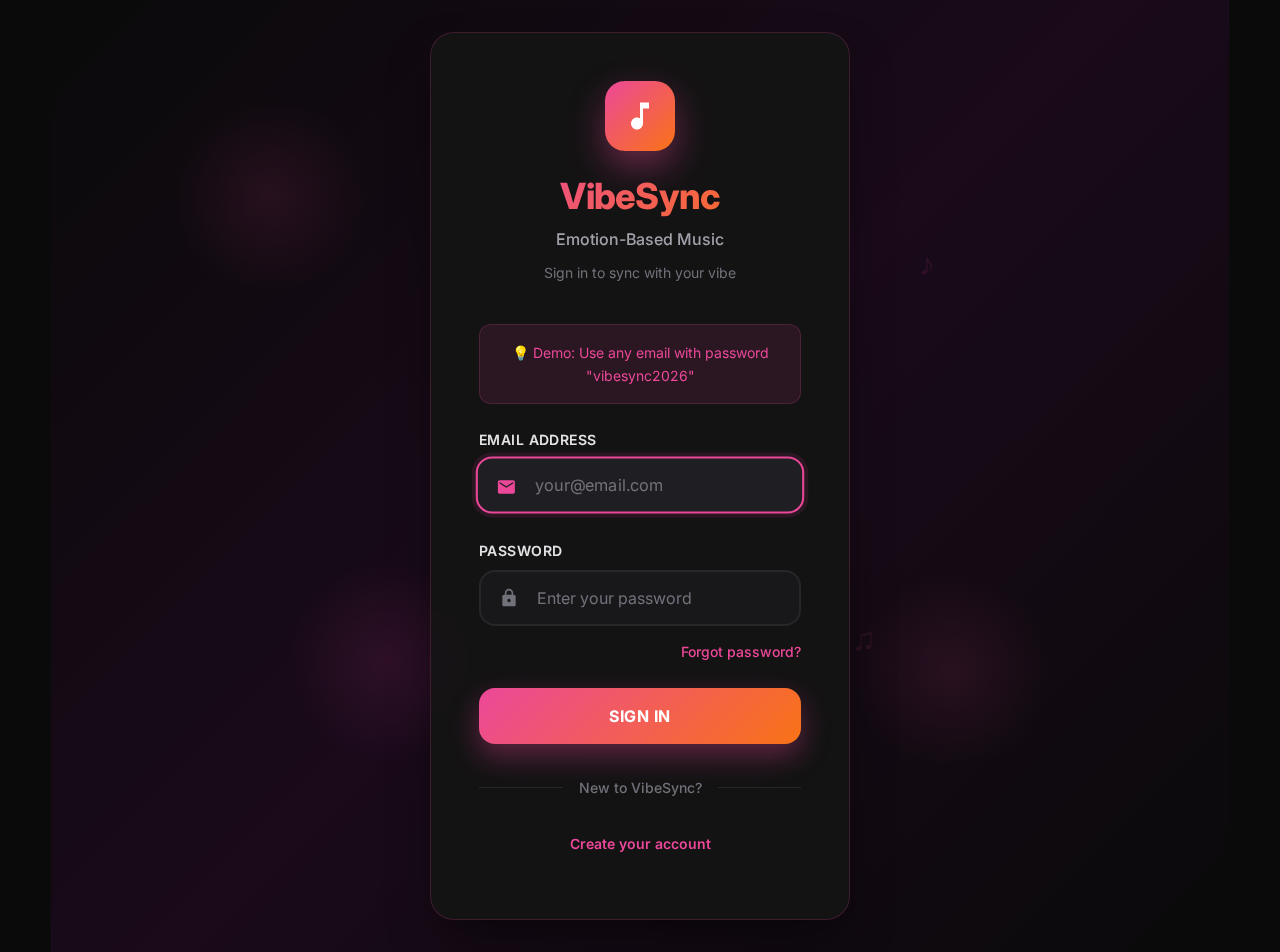
<file: templates/login.html>
<!DOCTYPE html>
<html lang="en">
<head>
    <meta charset="UTF-8">
    <meta name="viewport" content="width=device-width, initial-scale=1.0, maximum-scale=1.0, user-scalable=no">
    <meta name="theme-color" content="#ec4899">
    <meta name="apple-mobile-web-app-capable" content="yes">
    <meta name="apple-mobile-web-app-status-bar-style" content="black-translucent">
    <title>VibeSync — Sign In</title>
    <link href="https://fonts.googleapis.com/css2?family=Inter:wght@400;500;600;700;800&display=swap" rel="stylesheet">
    <style>
        @import url('/static/css/vibesync-theme.css');
        body {
            box-sizing: border-box;
        }
        
        * {
            margin: 0;
            padding: 0;
            box-sizing: border-box;
        }

        html, body {
            height: 100%;
            font-family: 'Inter', sans-serif;
            background: #0a0a0a;
            color: white;
        }

        .container {
            min-height: 100%;
            background: linear-gradient(135deg, #0a0a0a 0%, #1a0a1a 50%, #0a0a0a 100%);
            display: flex;
            align-items: center;
            justify-content: center;
            padding: 2rem;
            position: relative;
            overflow: hidden;
        }

        .background-effects {
            position: absolute;
            top: 0;
            left: 0;
            width: 100%;
            height: 100%;
            overflow: hidden;
            z-index: 1;
        }

        .music-wave {
            position: absolute;
            width: 200px;
            height: 200px;
            border-radius: 50%;
            background: radial-gradient(circle, rgba(236, 72, 153, 0.1) 0%, transparent 70%);
            animation: pulse 4s ease-in-out infinite;
        }

        .music-wave:nth-child(1) {
            top: 10%;
            left: 10%;
            animation-delay: 0s;
        }

        .music-wave:nth-child(2) {
            top: 60%;
            right: 15%;
            animation-delay: 2s;
        }

        .music-wave:nth-child(3) {
            bottom: 20%;
            left: 20%;
            animation-delay: 1s;
        }

        @keyframes pulse {
            0%, 100% { 
                transform: scale(1);
                opacity: 0.3;
            }
            50% { 
                transform: scale(1.2);
                opacity: 0.1;
            }
        }

        .floating-notes {
            position: absolute;
            font-size: 2rem;
            color: #ec4899;
            opacity: 0.1;
            animation: float 6s ease-in-out infinite;
        }

        .floating-notes:nth-child(4) {
            top: 25%;
            right: 25%;
            animation-delay: 0s;
        }

        .floating-notes:nth-child(5) {
            bottom: 30%;
            right: 30%;
            animation-delay: 3s;
        }

        @keyframes float {
            0%, 100% { transform: translateY(0px) rotate(0deg); }
            50% { transform: translateY(-15px) rotate(5deg); }
        }

        .login-card {
            background: rgba(20, 20, 20, 0.9);
            backdrop-filter: blur(20px);
            border-radius: 24px;
            padding: 3rem;
            width: 100%;
            max-width: 420px;
            box-shadow: 0 25px 50px -12px rgba(0, 0, 0, 0.5);
            border: 1px solid rgba(236, 72, 153, 0.2);
            position: relative;
            z-index: 2;
            animation: slideUp 0.8s ease-out;
        }

        @keyframes slideUp {
            from {
                opacity: 0;
                transform: translateY(30px);
            }
            to {
                opacity: 1;
                transform: translateY(0);
            }
        }

        .logo-section {
            text-align: center;
            margin-bottom: 2.5rem;
        }

        .logo {
            width: 70px;
            height: 70px;
            margin: 0 auto 1.5rem;
            background: linear-gradient(135deg, #ec4899 0%, #f97316 100%);
            border-radius: 20px;
            display: flex;
            align-items: center;
            justify-content: center;
            box-shadow: 0 15px 35px rgba(236, 72, 153, 0.4);
            animation: logoGlow 3s ease-in-out infinite;
        }

        @keyframes logoGlow {
            0%, 100% { box-shadow: 0 15px 35px rgba(236, 72, 153, 0.4); }
            50% { box-shadow: 0 15px 35px rgba(236, 72, 153, 0.6); }
        }

        .logo svg {
            width: 36px;
            height: 36px;
            fill: white;
        }

        .app-name {
            font-size: 2.25rem;
            font-weight: 800;
            background: linear-gradient(135deg, #ec4899 0%, #f97316 100%);
            -webkit-background-clip: text;
            -webkit-text-fill-color: transparent;
            background-clip: text;
            margin-bottom: 0.5rem;
            letter-spacing: -0.02em;
        }

        .tagline {
            color: #a1a1aa;
            font-size: 1rem;
            font-weight: 500;
            margin-bottom: 0.5rem;
        }

        .welcome-text {
            color: #71717a;
            font-size: 0.875rem;
            font-weight: 400;
        }

        .form-group {
            margin-bottom: 1.5rem;
            position: relative;
        }

        .input-wrapper {
            position: relative;
        }

        .input {
            width: 100%;
            padding: 1rem 1rem 1rem 3.5rem;
            border: 2px solid #27272a;
            border-radius: 16px;
            font-size: 1rem;
            transition: all 0.3s ease;
            background: #18181b;
            color: white;
            font-family: 'Inter', sans-serif;
        }

        .input::placeholder {
            color: #71717a;
        }

        .input:focus {
            outline: none;
            border-color: #ec4899;
            background: #1f1f23;
            box-shadow: 0 0 0 4px rgba(236, 72, 153, 0.1);
            transform: translateY(-2px);
        }

        .input-icon {
            position: absolute;
            left: 1.25rem;
            top: 50%;
            transform: translateY(-50%);
            width: 20px;
            height: 20px;
            color: #71717a;
            transition: color 0.3s ease;
        }

        .input:focus + .input-icon {
            color: #ec4899;
        }

        .label {
            display: block;
            font-size: 0.875rem;
            font-weight: 600;
            color: #e4e4e7;
            margin-bottom: 0.5rem;
        }

        .login-button {
            width: 100%;
            padding: 1.125rem;
            background: linear-gradient(135deg, #ec4899 0%, #f97316 100%);
            color: white;
            border: none;
            border-radius: 16px;
            font-size: 1rem;
            font-weight: 700;
            cursor: pointer;
            transition: all 0.3s ease;
            font-family: 'Inter', sans-serif;
            position: relative;
            overflow: hidden;
            text-transform: uppercase;
            letter-spacing: 0.5px;
        }

        .login-button::before {
            content: '';
            position: absolute;
            top: 0;
            left: -100%;
            width: 100%;
            height: 100%;
            background: linear-gradient(90deg, transparent, rgba(255, 255, 255, 0.2), transparent);
            transition: left 0.5s;
        }

        .login-button:hover:not(:disabled)::before {
            left: 100%;
        }

        .login-button:hover:not(:disabled) {
            transform: translateY(-2px);
            box-shadow: 0 20px 40px rgba(236, 72, 153, 0.4);
        }

        .login-button:active {
            transform: translateY(0);
        }

        .login-button:disabled {
            opacity: 0.7;
            cursor: not-allowed;
            transform: none;
        }

        .button-content {
            display: flex;
            align-items: center;
            justify-content: center;
            gap: 0.75rem;
            position: relative;
            z-index: 1;
        }

        .loading-spinner {
            width: 20px;
            height: 20px;
            border: 2px solid rgba(255, 255, 255, 0.3);
            border-radius: 50%;
            border-top-color: white;
            animation: spin 1s linear infinite;
        }

        @keyframes spin {
            to { transform: rotate(360deg); }
        }

        .error-message {
            background: rgba(239, 68, 68, 0.1);
            border: 1px solid rgba(239, 68, 68, 0.3);
            color: #fca5a5;
            padding: 1rem;
            border-radius: 12px;
            font-size: 0.875rem;
            margin-bottom: 1.5rem;
            display: flex;
            align-items: center;
            gap: 0.75rem;
            animation: shake 0.5s ease-in-out;
        }

        @keyframes shake {
            0%, 100% { transform: translateX(0); }
            25% { transform: translateX(-5px); }
            75% { transform: translateX(5px); }
        }

        .divider {
            display: flex;
            align-items: center;
            margin: 2rem 0;
            color: #71717a;
            font-size: 0.875rem;
        }

        .divider::before,
        .divider::after {
            content: '';
            flex: 1;
            height: 1px;
            background: #27272a;
        }

        .divider span {
            padding: 0 1rem;
            font-weight: 500;
        }

        .footer-links {
            text-align: center;
            margin-top: 2rem;
        }

        .footer-text {
            color: #71717a;
            font-size: 0.875rem;
            margin-bottom: 1rem;
        }

        .link {
            color: #ec4899;
            text-decoration: none;
            font-weight: 600;
            transition: all 0.3s ease;
        }

        .link:hover {
            color: #f97316;
            text-decoration: underline;
        }

        .forgot-password {
            text-align: right;
            margin-top: 0.75rem;
        }

        .forgot-password .link {
            font-size: 0.875rem;
            font-weight: 500;
        }

        .demo-hint {
            background: rgba(236, 72, 153, 0.1);
            border: 1px solid rgba(236, 72, 153, 0.2);
            color: #ec4899;
            padding: 1rem;
            border-radius: 12px;
            font-size: 0.875rem;
            margin-bottom: 1.5rem;
            text-align: center;
        }

        @media (max-width: 480px) {
            .container {
                padding: 1rem;
            }
            
            .login-card {
                padding: 2rem;
            }
            
            .app-name {
                font-size: 2rem;
            }
        }
    </style>
</head>
<body>
    <div class="container">
        <div class="background-effects">
            <div class="music-wave"></div>
            <div class="music-wave"></div>
            <div class="music-wave"></div>
            <div class="floating-notes">♪</div>
            <div class="floating-notes">♫</div>
        </div>
        
        <div class="login-card">
            <div class="logo-section">
                <div class="logo">
                    <svg viewBox="0 0 24 24">
                        <path d="M12 3v10.55c-.59-.34-1.27-.55-2-.55-2.21 0-4 1.79-4 4s1.79 4 4 4 4-1.79 4-4V7h4V3h-6z"/>
                    </svg>
                </div>
                <h1 class="app-name">VibeSync</h1>
                <p class="tagline">Emotion-Based Music</p>
                <p class="welcome-text">Sign in to sync with your vibe</p>
            </div>

            <div class="demo-hint">
                💡 Demo: Use any email with password "vibesync2026"
            </div>

            <form id="loginForm">
                <div class="form-group">
                    <label for="email" class="label">Email Address</label>
                    <div class="input-wrapper">
                        <input 
                            type="email" 
                            id="email" 
                            class="input" 
                            placeholder="your@email.com"
                            required 
                        />
                        <svg class="input-icon" viewBox="0 0 24 24" fill="currentColor">
                            <path d="M20 4H4c-1.1 0-1.99.9-1.99 2L2 18c0 1.1.9 2 2 2h16c1.1 0 2-.9 2-2V6c0-1.1-.9-2-2-2zm0 4l-8 5-8-5V6l8 5 8-5v2z"/>
                        </svg>
                    </div>
                </div>

                <div class="form-group">
                    <label for="password" class="label">Password</label>
                    <div class="input-wrapper">
                        <input 
                            type="password" 
                            id="password" 
                            class="input" 
                            placeholder="Enter your password"
                            required 
                        />
                        <svg class="input-icon" viewBox="0 0 24 24" fill="currentColor">
                            <path d="M18,8h-1V6c0-2.76-2.24-5-5-5S7,3.24,7,6v2H6c-1.1,0-2,0.9-2,2v10c0,1.1,0.9,2,2,2h12c1.1,0,2-0.9,2-2V10C20,8.9,19.1,8,18,8z M12,17c-1.1,0-2-0.9-2-2s0.9-2,2-2s2,0.9,2,2S13.1,17,12,17z M15.1,8H8.9V6c0-1.71,1.39-3.1,3.1-3.1s3.1,1.39,3.1,3.1V8z"/>
                        </svg>
                    </div>
                    <div class="forgot-password">
                        <a href="#" class="link" onclick="handleForgotPassword()">Forgot password?</a>
                    </div>
                </div>

                <div id="errorMessage" style="display: none;"></div>

                <button type="submit" id="loginButton" class="login-button">
                    <div class="button-content">
                        <span id="buttonText">Sign In</span>
                    </div>
                </button>
            </form>

            <div class="divider">
                <span>New to VibeSync?</span>
            </div>

            <div class="footer-links">
                <p class="footer-text">
                    <a href="/signup" class="link">Create your account</a>
                </p>
            </div>
        </div>
    </div>

    <script>
        // State management
        let state = {
            email: '',
            password: '',
            loading: false,
            error: null
        };

        // DOM elements
        const form = document.getElementById('loginForm');
        const emailInput = document.getElementById('email');
        const passwordInput = document.getElementById('password');
        const loginButton = document.getElementById('loginButton');
        const buttonText = document.getElementById('buttonText');
        const errorContainer = document.getElementById('errorMessage');

        // Event listeners
        emailInput.addEventListener('input', (e) => {
            state.email = e.target.value;
            clearError();
        });

        passwordInput.addEventListener('input', (e) => {
            state.password = e.target.value;
            clearError();
        });

        form.addEventListener('submit', handleSubmit);

        // Functions
        function setLoading(loading) {
            state.loading = loading;
            loginButton.disabled = loading;
            
            if (loading) {
                buttonText.innerHTML = '';
                const spinner = document.createElement('div');
                spinner.className = 'loading-spinner';
                const text = document.createElement('span');
                text.textContent = 'Syncing...';
                buttonText.appendChild(spinner);
                buttonText.appendChild(text);
            } else {
                buttonText.innerHTML = 'Sign In';
            }
        }

        function setError(message) {
            state.error = message;
            if (message) {
                errorContainer.innerHTML = `
                    <svg width="18" height="18" viewBox="0 0 24 24" fill="currentColor">
                        <path d="M12,2C6.48,2,2,6.48,2,12s4.48,10,10,10s10-4.48,10-10S17.52,2,12,2z M13,17h-2v-2h2V17z M13,13h-2V7h2V13z"/>
                    </svg>
                    ${message}
                `;
                errorContainer.style.display = 'flex';
                errorContainer.className = 'error-message';
            } else {
                errorContainer.style.display = 'none';
            }
        }

        function clearError() {
            if (state.error) {
                setError(null);
            }
        }

        async function handleSubmit(e) {
    e.preventDefault();
    
    if (!state.email || !state.password) {
        setError('Please fill in all fields');
        return;
    }

    setLoading(true);
    clearError();

    try {
        const response = await fetch('/api/auth/login', {
            method: 'POST',
            headers: {'Content-Type': 'application/json'},
            body: JSON.stringify({
                email: state.email,
                password: state.password
            })
        });

        const data = await response.json();

        if (data.success) {
            buttonText.innerHTML = `
                <svg width="20" height="20" viewBox="0 0 24 24" fill="currentColor">
                    <path d="M9,20.42L2.79,14.21L5.62,11.38L9,14.77L18.88,4.88L21.71,7.71L9,20.42Z"/>
                </svg>
                Synced!
            `;
            setTimeout(() => {
                window.location.href = data.redirect || '/';
            }, 1000);
        } else {
            setError(data.error || 'Login failed');
            setLoading(false);
        }
    } catch (error) {
        setError('Connection error. Please try again.');
        setLoading(false);
    }
}

        function simulateLogin(email, password) {
            return new Promise((resolve, reject) => {
                setTimeout(() => {
                    // Demo: Accept any valid email with password "vibesync2026"
                    if (email.includes('@') && password === 'vibesync2026') {
                        resolve({ user: { email } });
                    } else {
                        reject(new Error('Invalid credentials'));
                    }
                }, 2000);
            });
        }


        

        // Initialize
        document.addEventListener('DOMContentLoaded', () => {
            emailInput.focus();
        });

        // Add interactive effects
        document.querySelectorAll('.input').forEach(input => {
            input.addEventListener('focus', function() {
                this.parentElement.style.transform = 'scale(1.02)';
            });
            
            input.addEventListener('blur', function() {
                this.parentElement.style.transform = 'scale(1)';
            });
        });

        // Add music-themed interactions
        loginButton.addEventListener('mouseenter', () => {
            if (!state.loading) {
                loginButton.style.background = 'linear-gradient(135deg, #f97316 0%, #ec4899 100%)';
            }
        });

        loginButton.addEventListener('mouseleave', () => {
            if (!state.loading) {
                loginButton.style.background = 'linear-gradient(135deg, #ec4899 0%, #f97316 100%)';
            }
        });
    </script>
</body>
</html>
</file>
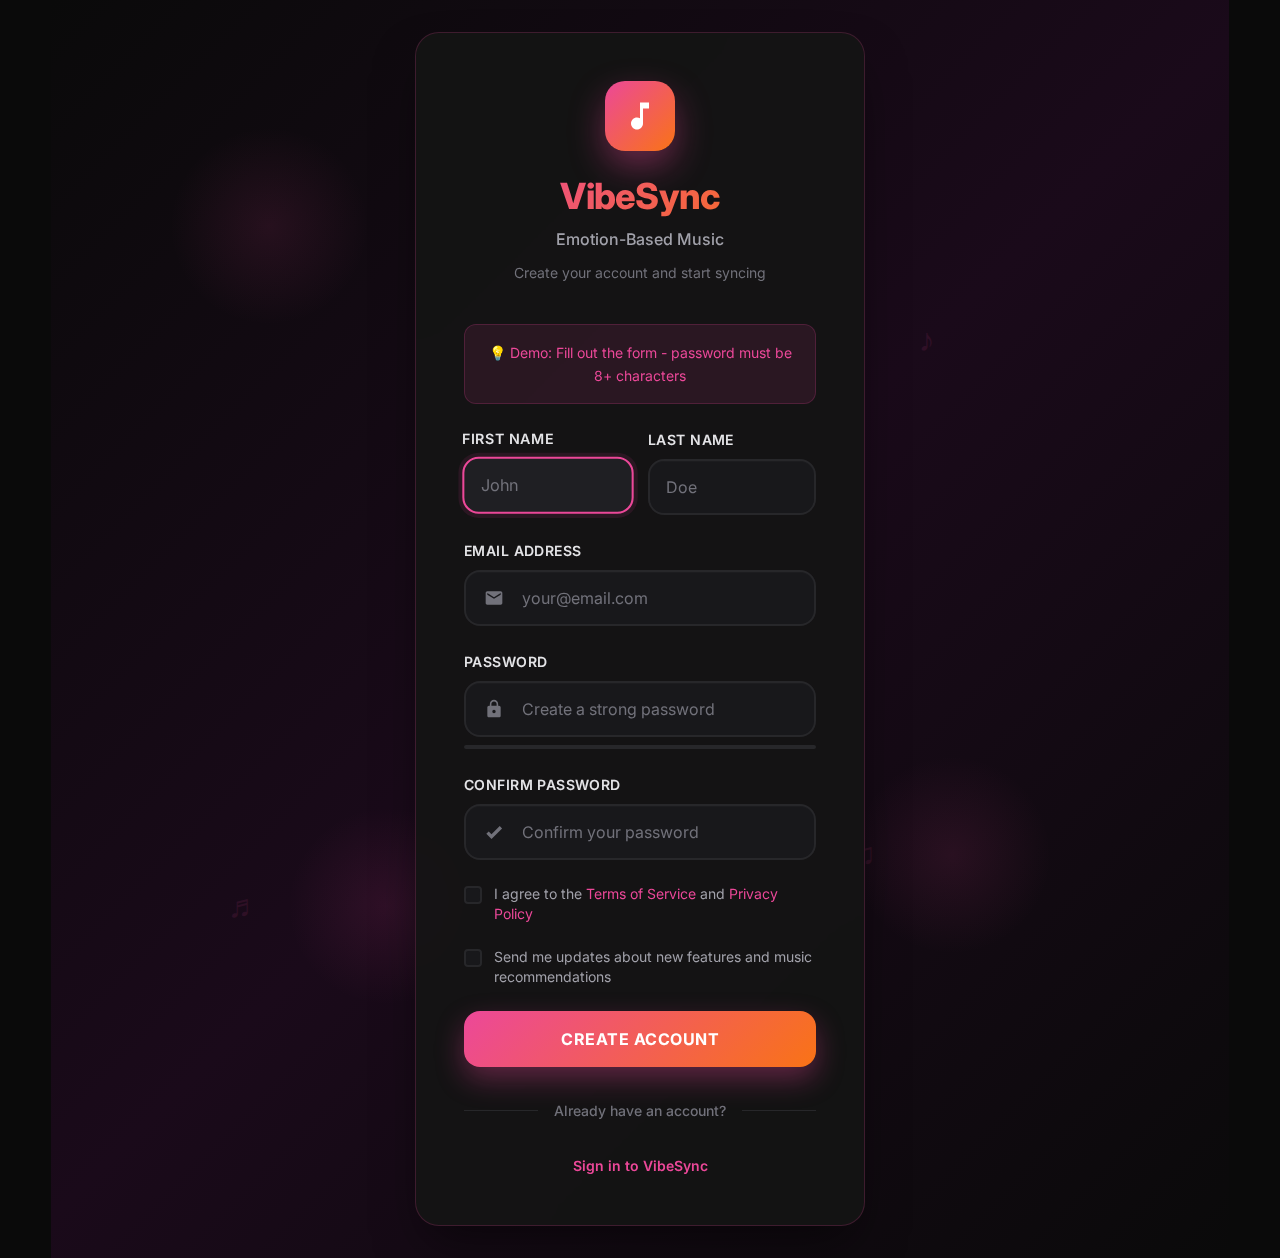
<file: templates/signup.html>
<!DOCTYPE html>
<html lang="en">
<head>
    <meta charset="UTF-8">
    <meta name="viewport" content="width=device-width, initial-scale=1.0, maximum-scale=1.0, user-scalable=no">
    <meta name="theme-color" content="#ec4899">
    <meta name="apple-mobile-web-app-capable" content="yes">
    <meta name="apple-mobile-web-app-status-bar-style" content="black-translucent">
    <title>VibeSync — Create Account</title>
    <link href="https://fonts.googleapis.com/css2?family=Inter:wght@400;500;600;700;800&display=swap" rel="stylesheet">
    <style>
        @import url('/static/css/vibesync-theme.css');
        body {
            box-sizing: border-box;
        }
        
        * {
            margin: 0;
            padding: 0;
            box-sizing: border-box;
        }

        html, body {
            height: 100%;
            font-family: 'Inter', sans-serif;
            background: #0a0a0a;
            color: white;
        }

        .container {
            min-height: 100%;
            background: linear-gradient(135deg, #0a0a0a 0%, #1a0a1a 50%, #0a0a0a 100%);
            display: flex;
            align-items: center;
            justify-content: center;
            padding: 2rem;
            position: relative;
            overflow: hidden;
        }

        .background-effects {
            position: absolute;
            top: 0;
            left: 0;
            width: 100%;
            height: 100%;
            overflow: hidden;
            z-index: 1;
        }

        .music-wave {
            position: absolute;
            width: 200px;
            height: 200px;
            border-radius: 50%;
            background: radial-gradient(circle, rgba(236, 72, 153, 0.1) 0%, transparent 70%);
            animation: pulse 4s ease-in-out infinite;
        }

        .music-wave:nth-child(1) {
            top: 10%;
            left: 10%;
            animation-delay: 0s;
        }

        .music-wave:nth-child(2) {
            top: 60%;
            right: 15%;
            animation-delay: 2s;
        }

        .music-wave:nth-child(3) {
            bottom: 20%;
            left: 20%;
            animation-delay: 1s;
        }

        @keyframes pulse {
            0%, 100% { 
                transform: scale(1);
                opacity: 0.3;
            }
            50% { 
                transform: scale(1.2);
                opacity: 0.1;
            }
        }

        .floating-notes {
            position: absolute;
            font-size: 2rem;
            color: #ec4899;
            opacity: 0.1;
            animation: float 6s ease-in-out infinite;
        }

        .floating-notes:nth-child(4) {
            top: 25%;
            right: 25%;
            animation-delay: 0s;
        }

        .floating-notes:nth-child(5) {
            bottom: 30%;
            right: 30%;
            animation-delay: 3s;
        }

        .floating-notes:nth-child(6) {
            top: 70%;
            left: 15%;
            animation-delay: 4s;
        }

        @keyframes float {
            0%, 100% { transform: translateY(0px) rotate(0deg); }
            50% { transform: translateY(-15px) rotate(5deg); }
        }

        .signup-card {
            background: rgba(20, 20, 20, 0.9);
            backdrop-filter: blur(20px);
            border-radius: 24px;
            padding: 3rem;
            width: 100%;
            max-width: 450px;
            box-shadow: 0 25px 50px -12px rgba(0, 0, 0, 0.5);
            border: 1px solid rgba(236, 72, 153, 0.2);
            position: relative;
            z-index: 2;
            animation: slideUp 0.8s ease-out;
        }

        @keyframes slideUp {
            from {
                opacity: 0;
                transform: translateY(30px);
            }
            to {
                opacity: 1;
                transform: translateY(0);
            }
        }

        .logo-section {
            text-align: center;
            margin-bottom: 2.5rem;
        }

        .logo {
            width: 70px;
            height: 70px;
            margin: 0 auto 1.5rem;
            background: linear-gradient(135deg, #ec4899 0%, #f97316 100%);
            border-radius: 20px;
            display: flex;
            align-items: center;
            justify-content: center;
            box-shadow: 0 15px 35px rgba(236, 72, 153, 0.4);
            animation: logoGlow 3s ease-in-out infinite;
        }

        @keyframes logoGlow {
            0%, 100% { box-shadow: 0 15px 35px rgba(236, 72, 153, 0.4); }
            50% { box-shadow: 0 15px 35px rgba(236, 72, 153, 0.6); }
        }

        .logo svg {
            width: 36px;
            height: 36px;
            fill: white;
        }

        .app-name {
            font-size: 2.25rem;
            font-weight: 800;
            background: linear-gradient(135deg, #ec4899 0%, #f97316 100%);
            -webkit-background-clip: text;
            -webkit-text-fill-color: transparent;
            background-clip: text;
            margin-bottom: 0.5rem;
            letter-spacing: -0.02em;
        }

        .tagline {
            color: #a1a1aa;
            font-size: 1rem;
            font-weight: 500;
            margin-bottom: 0.5rem;
        }

        .welcome-text {
            color: #71717a;
            font-size: 0.875rem;
            font-weight: 400;
        }

        .form-group {
            margin-bottom: 1.5rem;
            position: relative;
        }

        .form-row {
            display: grid;
            grid-template-columns: 1fr 1fr;
            gap: 1rem;
        }

        .input-wrapper {
            position: relative;
        }

        .input {
            width: 100%;
            padding: 1rem 1rem 1rem 3.5rem;
            border: 2px solid #27272a;
            border-radius: 16px;
            font-size: 1rem;
            transition: all 0.3s ease;
            background: #18181b;
            color: white;
            font-family: 'Inter', sans-serif;
        }

        .input.no-icon {
            padding-left: 1rem;
        }

        .input::placeholder {
            color: #71717a;
        }

        .input:focus {
            outline: none;
            border-color: #ec4899;
            background: #1f1f23;
            box-shadow: 0 0 0 4px rgba(236, 72, 153, 0.1);
            transform: translateY(-2px);
        }

        .input-icon {
            position: absolute;
            left: 1.25rem;
            top: 50%;
            transform: translateY(-50%);
            width: 20px;
            height: 20px;
            color: #71717a;
            transition: color 0.3s ease;
        }

        .input:focus + .input-icon {
            color: #ec4899;
        }

        .label {
            display: block;
            font-size: 0.875rem;
            font-weight: 600;
            color: #e4e4e7;
            margin-bottom: 0.5rem;
        }

        .password-strength {
            margin-top: 0.5rem;
            font-size: 0.75rem;
        }

        .strength-bar {
            height: 4px;
            background: #27272a;
            border-radius: 2px;
            margin: 0.5rem 0;
            overflow: hidden;
        }

        .strength-fill {
            height: 100%;
            transition: all 0.3s ease;
            border-radius: 2px;
        }

        .strength-weak { background: #ef4444; width: 25%; }
        .strength-fair { background: #f97316; width: 50%; }
        .strength-good { background: #eab308; width: 75%; }
        .strength-strong { background: #22c55e; width: 100%; }

        .checkbox-group {
            display: flex;
            align-items: flex-start;
            gap: 0.75rem;
            margin-bottom: 1.5rem;
        }

        .checkbox {
            width: 18px;
            height: 18px;
            border: 2px solid #27272a;
            border-radius: 4px;
            background: #18181b;
            cursor: pointer;
            position: relative;
            flex-shrink: 0;
            margin-top: 2px;
        }

        .checkbox input {
         opacity: 0;
         position: absolute;
         width: 100%;
         height: 100%;
         cursor: pointer;
         z-index: 10;
         margin: 0;
}

        .checkbox input:checked + .checkmark {
            background: #ec4899;
            border-color: #ec4899;
        }

        .checkbox input:checked + .checkmark::after {
            display: block;
        }

        .checkmark {
            position: absolute;
            top: 0;
            left: 0;
            height: 100%;
            width: 100%;
            background: #18181b;
            border-radius: 4px;
            transition: all 0.3s ease;
        }

        .checkmark::after {
            content: "";
            position: absolute;
            display: none;
            left: 5px;
            top: 2px;
            width: 4px;
            height: 8px;
            border: solid white;
            border-width: 0 2px 2px 0;
            transform: rotate(45deg);
        }

        .checkbox-text {
            font-size: 0.875rem;
            color: #a1a1aa;
            line-height: 1.4;
        }

        .checkbox-text a {
            color: #ec4899;
            text-decoration: none;
        }

        .checkbox-text a:hover {
            text-decoration: underline;
        }

        .signup-button {
            width: 100%;
            padding: 1.125rem;
            background: linear-gradient(135deg, #ec4899 0%, #f97316 100%);
            color: white;
            border: none;
            border-radius: 16px;
            font-size: 1rem;
            font-weight: 700;
            cursor: pointer;
            transition: all 0.3s ease;
            font-family: 'Inter', sans-serif;
            position: relative;
            overflow: hidden;
            text-transform: uppercase;
            letter-spacing: 0.5px;
        }

        .signup-button::before {
            content: '';
            position: absolute;
            top: 0;
            left: -100%;
            width: 100%;
            height: 100%;
            background: linear-gradient(90deg, transparent, rgba(255, 255, 255, 0.2), transparent);
            transition: left 0.5s;
        }

        .signup-button:hover:not(:disabled)::before {
            left: 100%;
        }

        .signup-button:hover:not(:disabled) {
            transform: translateY(-2px);
            box-shadow: 0 20px 40px rgba(236, 72, 153, 0.4);
        }

        .signup-button:active {
            transform: translateY(0);
        }

        .signup-button:disabled {
            opacity: 0.7;
            cursor: not-allowed;
            transform: none;
        }

        .button-content {
            display: flex;
            align-items: center;
            justify-content: center;
            gap: 0.75rem;
            position: relative;
            z-index: 1;
        }

        .loading-spinner {
            width: 20px;
            height: 20px;
            border: 2px solid rgba(255, 255, 255, 0.3);
            border-radius: 50%;
            border-top-color: white;
            animation: spin 1s linear infinite;
        }

        @keyframes spin {
            to { transform: rotate(360deg); }
        }

        .error-message {
            background: rgba(239, 68, 68, 0.1);
            border: 1px solid rgba(239, 68, 68, 0.3);
            color: #fca5a5;
            padding: 1rem;
            border-radius: 12px;
            font-size: 0.875rem;
            margin-bottom: 1.5rem;
            display: flex;
            align-items: center;
            gap: 0.75rem;
            animation: shake 0.5s ease-in-out;
        }

        @keyframes shake {
            0%, 100% { transform: translateX(0); }
            25% { transform: translateX(-5px); }
            75% { transform: translateX(5px); }
        }

        .divider {
            display: flex;
            align-items: center;
            margin: 2rem 0;
            color: #71717a;
            font-size: 0.875rem;
        }

        .divider::before,
        .divider::after {
            content: '';
            flex: 1;
            height: 1px;
            background: #27272a;
        }

        .divider span {
            padding: 0 1rem;
            font-weight: 500;
        }

        .footer-links {
            text-align: center;
            margin-top: 2rem;
        }

        .footer-text {
            color: #71717a;
            font-size: 0.875rem;
        }

        .link {
            color: #ec4899;
            text-decoration: none;
            font-weight: 600;
            transition: all 0.3s ease;
        }

        .link:hover {
            color: #f97316;
            text-decoration: underline;
        }

        .demo-hint {
            background: rgba(236, 72, 153, 0.1);
            border: 1px solid rgba(236, 72, 153, 0.2);
            color: #ec4899;
            padding: 1rem;
            border-radius: 12px;
            font-size: 0.875rem;
            margin-bottom: 1.5rem;
            text-align: center;
        }

        @media (max-width: 480px) {
            .container {
                padding: 1rem;
            }
            
            .signup-card {
                padding: 2rem;
            }
            
            .app-name {
                font-size: 2rem;
            }

            .form-row {
                grid-template-columns: 1fr;
                gap: 0;
            }
        }
    </style>
</head>
<body>
    <div class="container">
        <div class="background-effects">
            <div class="music-wave"></div>
            <div class="music-wave"></div>
            <div class="music-wave"></div>
            <div class="floating-notes">♪</div>
            <div class="floating-notes">♫</div>
            <div class="floating-notes">♬</div>
        </div>
        
        <div class="signup-card">
            <div class="logo-section">
                <div class="logo">
                    <svg viewBox="0 0 24 24">
                        <path d="M12 3v10.55c-.59-.34-1.27-.55-2-.55-2.21 0-4 1.79-4 4s1.79 4 4 4 4-1.79 4-4V7h4V3h-6z"/>
                    </svg>
                </div>
                <h1 class="app-name">VibeSync</h1>
                <p class="tagline">Emotion-Based Music</p>
                <p class="welcome-text">Create your account and start syncing</p>
            </div>

            <div class="demo-hint">
                💡 Demo: Fill out the form - password must be 8+ characters
            </div>

            <form id="signupForm">
                <div class="form-row">
                    <div class="form-group">
                        <label for="firstName" class="label">First Name</label>
                        <input 
                            type="text" 
                            id="firstName" 
                            class="input no-icon" 
                            placeholder="John"
                            required 
                        />
                    </div>
                    <div class="form-group">
                        <label for="lastName" class="label">Last Name</label>
                        <input 
                            type="text" 
                            id="lastName" 
                            class="input no-icon" 
                            placeholder="Doe"
                            required 
                        />
                    </div>
                </div>

                <div class="form-group">
                    <label for="email" class="label">Email Address</label>
                    <div class="input-wrapper">
                        <input 
                            type="email" 
                            id="email" 
                            class="input" 
                            placeholder="your@email.com"
                            required 
                        />
                        <svg class="input-icon" viewBox="0 0 24 24" fill="currentColor">
                            <path d="M20 4H4c-1.1 0-1.99.9-1.99 2L2 18c0 1.1.9 2 2 2h16c1.1 0 2-.9 2-2V6c0-1.1-.9-2-2-2zm0 4l-8 5-8-5V6l8 5 8-5v2z"/>
                        </svg>
                    </div>
                </div>

                <div class="form-group">
                    <label for="password" class="label">Password</label>
                    <div class="input-wrapper">
                        <input 
                            type="password" 
                            id="password" 
                            class="input" 
                            placeholder="Create a strong password"
                            required 
                        />
                        <svg class="input-icon" viewBox="0 0 24 24" fill="currentColor">
                            <path d="M18,8h-1V6c0-2.76-2.24-5-5-5S7,3.24,7,6v2H6c-1.1,0-2,0.9-2,2v10c0,1.1,0.9,2,2,2h12c1.1,0,2-0.9,2-2V10C20,8.9,19.1,8,18,8z M12,17c-1.1,0-2-0.9-2-2s0.9-2,2-2s2,0.9,2,2S13.1,17,12,17z M15.1,8H8.9V6c0-1.71,1.39-3.1,3.1-3.1s3.1,1.39,3.1,3.1V8z"/>
                        </svg>
                    </div>
                    <div class="password-strength">
                        <div class="strength-bar">
                            <div id="strengthFill" class="strength-fill"></div>
                        </div>
                        <span id="strengthText" class="strength-text"></span>
                    </div>
                </div>

                <div class="form-group">
                    <label for="confirmPassword" class="label">Confirm Password</label>
                    <div class="input-wrapper">
                        <input 
                            type="password" 
                            id="confirmPassword" 
                            class="input" 
                            placeholder="Confirm your password"
                            required 
                        />
                        <svg class="input-icon" viewBox="0 0 24 24" fill="currentColor">
                            <path d="M9,20.42L2.79,14.21L5.62,11.38L9,14.77L18.88,4.88L21.71,7.71L9,20.42Z"/>
                        </svg>
                    </div>
                </div>

                <!-- Replace the first checkbox group in your signup page with this: -->

<div class="checkbox-group">
    <div class="checkbox">
        <input type="checkbox" id="terms">
        <span class="checkmark"></span>
    </div>
    <div class="checkbox-text">
        I agree to the <a href="#" onclick="showTerms(event)">Terms of Service</a> and <a href="#" onclick="showPrivacy(event)">Privacy Policy</a>
    </div>
</div>

<div class="checkbox-group">
    <div class="checkbox">
        <input type="checkbox" id="newsletter">
        <span class="checkmark"></span>
    </div>
    <div class="checkbox-text">
        Send me updates about new features and music recommendations
    </div>
</div>

                <div id="errorMessage" style="display: none;"></div>

                <button type="submit" id="signupButton" class="signup-button">
                    <div class="button-content">
                        <span id="buttonText">Create Account</span>
                    </div>
                </button>
            </form>

            <div class="divider">
                <span>Already have an account?</span>
            </div>

            <div class="footer-links">
                <p class="footer-text">
                    <a href="/login" class="link">Sign in to VibeSync</a>
                </p>
            </div>
        </div>
    </div>

    <script>
        // State management
        let state = {
            firstName: '',
            lastName: '',
            email: '',
            password: '',
            confirmPassword: '',
            loading: false,
            error: null,
            passwordStrength: 0
        };

        // DOM elements
        const form = document.getElementById('signupForm');
        const firstNameInput = document.getElementById('firstName');
        const lastNameInput = document.getElementById('lastName');
        const emailInput = document.getElementById('email');
        const passwordInput = document.getElementById('password');
        const confirmPasswordInput = document.getElementById('confirmPassword');
        const signupButton = document.getElementById('signupButton');
        const buttonText = document.getElementById('buttonText');
        const errorContainer = document.getElementById('errorMessage');
        const strengthFill = document.getElementById('strengthFill');
        const strengthText = document.getElementById('strengthText');

        // Event listeners
        firstNameInput.addEventListener('input', (e) => {
            state.firstName = e.target.value;
            clearError();
        });

        lastNameInput.addEventListener('input', (e) => {
            state.lastName = e.target.value;
            clearError();
        });

        emailInput.addEventListener('input', (e) => {
            state.email = e.target.value;
            clearError();
        });

        passwordInput.addEventListener('input', (e) => {
            state.password = e.target.value;
            updatePasswordStrength(e.target.value);
            clearError();
        });

        confirmPasswordInput.addEventListener('input', (e) => {
            state.confirmPassword = e.target.value;
            clearError();
        });

        form.addEventListener('submit', handleSubmit);

        // Functions
        function updatePasswordStrength(password) {
            let strength = 0;
            let strengthClass = '';
            let strengthLabel = '';

            if (password.length >= 8) strength++;
            if (/[a-z]/.test(password)) strength++;
            if (/[A-Z]/.test(password)) strength++;
            if (/[0-9]/.test(password)) strength++;
            if (/[^A-Za-z0-9]/.test(password)) strength++;

            switch (strength) {
                case 0:
                case 1:
                    strengthClass = 'strength-weak';
                    strengthLabel = 'Weak';
                    break;
                case 2:
                    strengthClass = 'strength-fair';
                    strengthLabel = 'Fair';
                    break;
                case 3:
                case 4:
                    strengthClass = 'strength-good';
                    strengthLabel = 'Good';
                    break;
                case 5:
                    strengthClass = 'strength-strong';
                    strengthLabel = 'Strong';
                    break;
            }

            strengthFill.className = `strength-fill ${strengthClass}`;
            strengthText.textContent = password.length > 0 ? `Password strength: ${strengthLabel}` : '';
            state.passwordStrength = strength;
        }

        function setLoading(loading) {
            state.loading = loading;
            signupButton.disabled = loading;
            
            if (loading) {
                buttonText.innerHTML = '';
                const spinner = document.createElement('div');
                spinner.className = 'loading-spinner';
                const text = document.createElement('span');
                text.textContent = 'Creating Account...';
                buttonText.appendChild(spinner);
                buttonText.appendChild(text);
            } else {
                buttonText.innerHTML = 'Create Account';
            }
        }

        function setError(message) {
            state.error = message;
            if (message) {
                errorContainer.innerHTML = `
                    <svg width="18" height="18" viewBox="0 0 24 24" fill="currentColor">
                        <path d="M12,2C6.48,2,2,6.48,2,12s4.48,10,10,10s10-4.48,10-10S17.52,2,12,2z M13,17h-2v-2h2V17z M13,13h-2V7h2V13z"/>
                    </svg>
                    ${message}
                `;
                errorContainer.style.display = 'flex';
                errorContainer.className = 'error-message';
            } else {
                errorContainer.style.display = 'none';
            }
        }

        function clearError() {
            if (state.error) {
                setError(null);
            }
        }

        function validateForm() {
            if (!state.firstName.trim()) {
                setError('Please enter your first name');
                return false;
            }

            if (!state.lastName.trim()) {
                setError('Please enter your last name');
                return false;
            }

            if (!state.email || !state.email.includes('@')) {
                setError('Please enter a valid email address');
                return false;
            }

            if (state.password.length < 8) {
                setError('Password must be at least 8 characters long');
                return false;
            }

            if (state.password !== state.confirmPassword) {
                setError('Passwords do not match');
                return false;
            }

            if (!document.getElementById('terms').checked) {
                setError('Please agree to the Terms of Service and Privacy Policy');
                return false;
            }

            return true;
        }

        async function handleSubmit(e) {
    e.preventDefault();
    
    if (!validateForm()) return;

    setLoading(true);
    clearError();

    try {
        const response = await fetch('/api/auth/signup', {
            method: 'POST',
            headers: {
                'Content-Type': 'application/json',
            },
            credentials: 'include',
            body: JSON.stringify({
                firstName: state.firstName,
                lastName: state.lastName,
                email: state.email,
                password: state.password
            })
        });

        const data = await response.json();

        if (data.success) {
            buttonText.innerHTML = `
                <svg width="20" height="20" viewBox="0 0 24 24" fill="currentColor">
                    <path d="M9,20.42L2.79,14.21L5.62,11.38L9,14.77L18.88,4.88L21.71,7.71L9,20.42Z"/>
                </svg>
                Account Created!
            `;
            setTimeout(() => {
                window.location.href = data.redirect || '/';
            }, 1000);
        } else {
            setError(data.error || 'Signup failed');
            setLoading(false);
        }
    } catch (error) {
        console.error('Signup error:', error);
        setError('Connection error. Please try again.');
        setLoading(false);
    }
}


        

        function showTerms(e) {
    e.preventDefault();
    alert('📋 Terms of Service would open here in a real app.');
}

 function showPrivacy(e) {
    e.preventDefault();
    alert('🔒 Privacy Policy would open here in a real app.');
}

        // Initialize
        document.addEventListener('DOMContentLoaded', () => {
            firstNameInput.focus();
        });

        // Add interactive effects
        document.querySelectorAll('.input').forEach(input => {
            input.addEventListener('focus', function() {
                this.parentElement.style.transform = 'scale(1.02)';
            });
            
            input.addEventListener('blur', function() {
                this.parentElement.style.transform = 'scale(1)';
            });
        });
        function showTerms(e) {
    e.preventDefault();
    alert('📋 Terms of Service would open here in a real app.');
}

function showPrivacy(e) {
    e.preventDefault();
    alert('🔒 Privacy Policy would open here in a real app.');
}

        // Add music-themed interactions
        signupButton.addEventListener('mouseenter', () => {
            if (!state.loading) {
                signupButton.style.background = 'linear-gradient(135deg, #f97316 0%, #ec4899 100%)';
            }
        });

        signupButton.addEventListener('mouseleave', () => {
            if (!state.loading) {
                signupButton.style.background = 'linear-gradient(135deg, #ec4899 0%, #f97316 100%)';
            }
        });
    </script>
</body>
</html>
</file>
